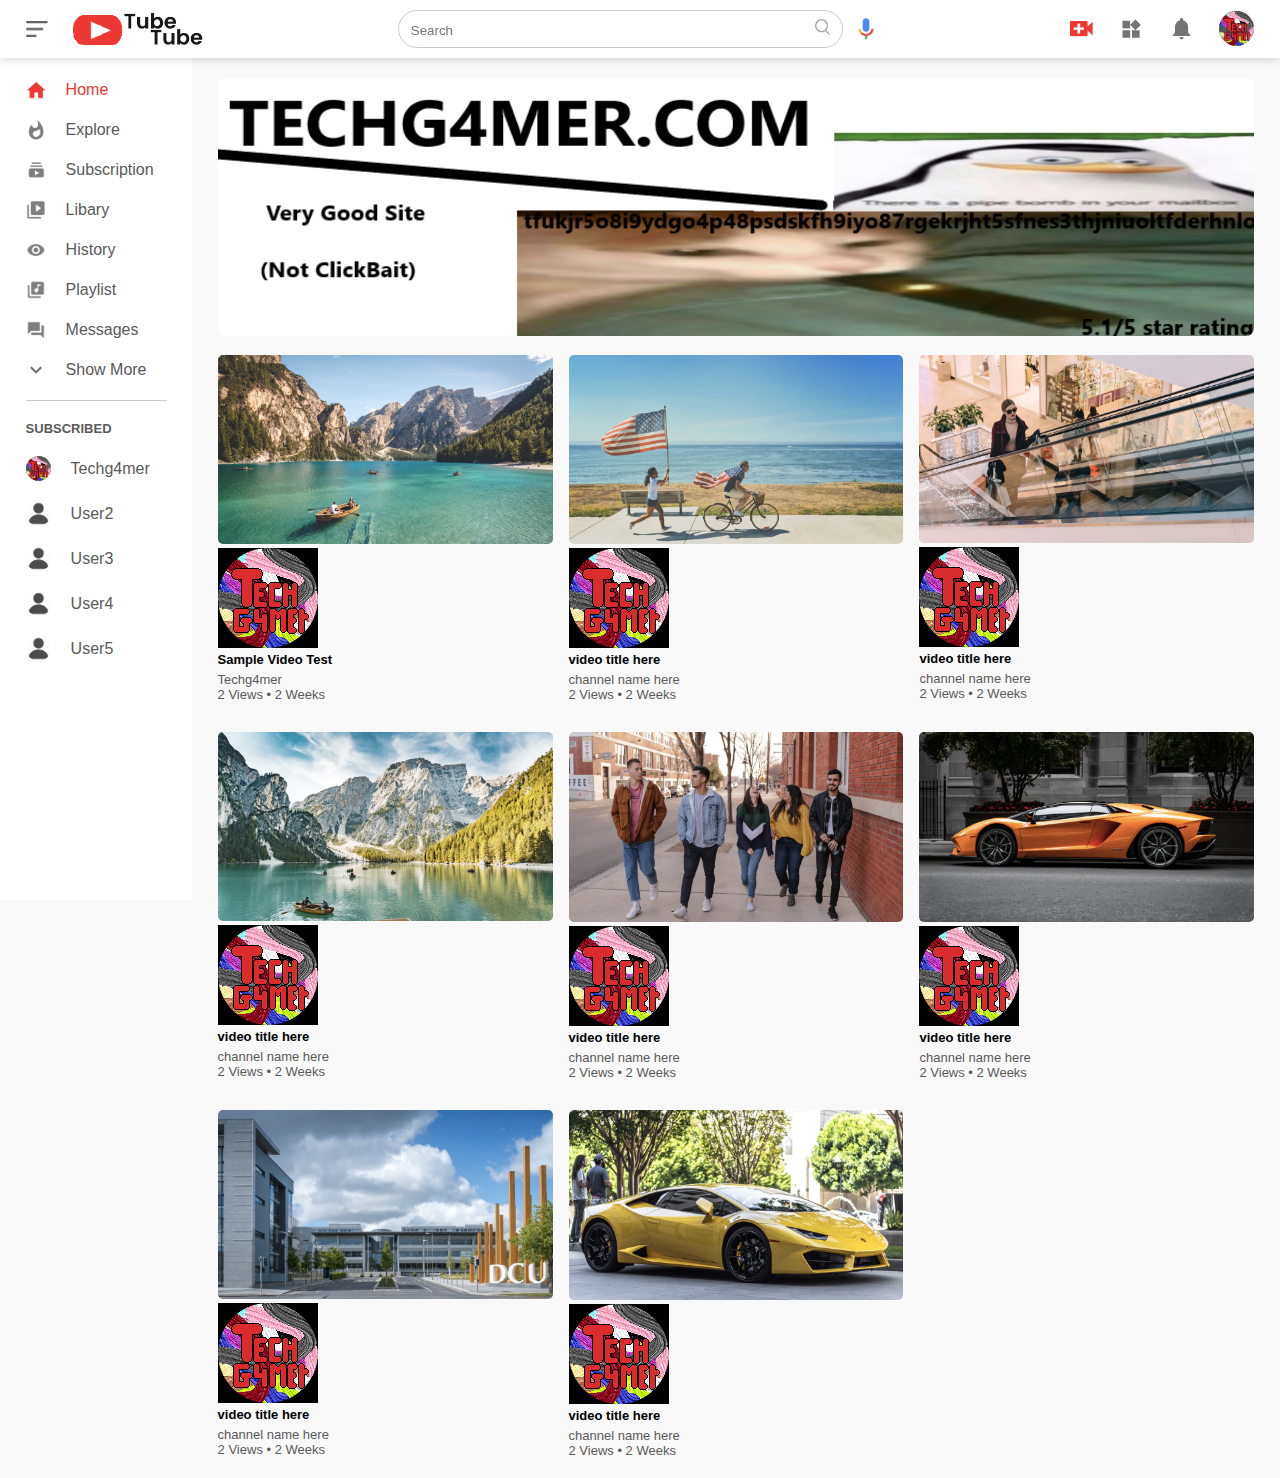
<file: index.html>
<!DOCTYPE html>
<html lang="en">
    <head>
        <meta charset="UTF-8">
        <meta http-equiv="X-UA-Compatible" content="IE=edge">
        <meta name="viewport" content="width=device-width, initial-scale=1.0">
        <title>TubeTube Home</title>
        <link rel="stylesheet" href="style.css">
    </head>
    <body>

<nav class="flex-div">
    <div class="nav-left flex-div">
        <img src="images/menu.png" class="menu-icon">
        <img src="techpng/TubeTubelogo.png" class="logo">
    </div>
    <div class="nav-middle flex-div">
        <div class="search-box flex div">
            <input type="text" placeholder="Search">
            <img src="images/search.png">
        </div>
        <img src="images/voice-search.png" class="mic-icon">
    </div>
    <div class="nav-right flex-div">
        <img src="images/upload.png">
        <img src="images/more.png">
        <img src="images/notification.png">
        <img src="techpng/TechG4mer Img.png" class="user-icon">
    </div>
</nav>
<!-- ----------------- sidebar---------- -->
 <div class="sidebar">
     <div class="shortcut-links">
         <a href=""><img src="images/home.png"><p>Home</p></a>
         <a href=""><img src="images/explore.png"><p>Explore</p></a>
         <a href=""><img src="images/subscriprion.png"><p>Subscription</p></a>
         <a href=""><img src="images/library.png"><p>Libary</p></a>
         <a href=""><img src="images/history.png"><p>History</p></a>
         <a href=""><img src="images/playlist.png"><p>Playlist</p></a>
         <a href=""><img src="images/messages.png"><p>Messages</p></a>
         <a href=""><img src="images/show-more.png"><p>Show More</p></a>
         <hr>
     </div>
     <div class="subscribed-list">
         <h3>SUBSCRIBED</h3>
         <a href=""><img src="techpng/TechG4mer Img.png"><p>Techg4mer</p></a>
         <a href=""><img src="techpng/defaultuser.png"><p>User2</p></a>
         <a href=""><img src="techpng/defaultuser.png"><p>User3</p></a>
         <a href=""><img src="techpng/defaultuser.png"><p>User4</p></a>
         <a href=""><img src="techpng/defaultuser.png"><p>User5</p></a>
     </div>
 </div>

<!-- ------- main ------- -->

<div class="container">
    <div class="banner">
        <img src="techpng/techg4mer.com_ad.png">
    </div>
    <div class="list-container">
        <div class="vid-list">
            <a href="play-video.html"><img src="images/thumbnail1.png" class="thumbnail"></a>
            <div flex-div>
                <img src="techpng/TechG4mer Img.png">
                <div class="vid-info">
                    <a href="play-video.html">Sample Video Test</a>
                    <p>Techg4mer</p>
                    <p>2 Views &bull; 2 Weeks</p>
                </div>
            </div>
        </div>
        <div class="vid-list">
            <a href=""><img src="images/thumbnail2.png" class="thumbnail"></a>
            <div flex-div>
                <img src="techpng/TechG4mer Img.png">
                <div class="vid-info">
                    <a href="">video title here</a>
                    <p>channel name here</p>
                    <p>2 Views &bull; 2 Weeks</p>
                </div>
            </div>
        </div>
        <div class="vid-list">
            <a href="play-video.html"><img src="images/thumbnail3.png" class="thumbnail"></a>
            <div flex-div>
                <img src="techpng/TechG4mer Img.png">
                <div class="vid-info">
                    <a href="">video title here</a>
                    <p>channel name here</p>
                    <p>2 Views &bull; 2 Weeks</p>
                </div>
            </div>
        </div>
        <div class="vid-list">
            <a href="play-video.html"><img src="images/thumbnail4.png" class="thumbnail"></a>
            <div flex-div>
                <img src="techpng/TechG4mer Img.png">
                <div class="vid-info">
                    <a href="">video title here</a>
                    <p>channel name here</p>
                    <p>2 Views &bull; 2 Weeks</p>
                </div>
            </div>
        </div>
        <div class="vid-list">
            <a href="play-video.html"><img src="images/thumbnail5.png" class="thumbnail"></a>
            <div flex-div>
                <img src="techpng/TechG4mer Img.png">
                <div class="vid-info">
                    <a href="">video title here</a>
                    <p>channel name here</p>
                    <p>2 Views &bull; 2 Weeks</p>
                </div>
            </div>
        </div>
        <div class="vid-list">
            <a href=""><img src="images/thumbnail6.png" class="thumbnail"></a>
            <div flex-div>
                <img src="techpng/TechG4mer Img.png">
                <div class="vid-info">
                    <a href="">video title here</a>
                    <p>channel name here</p>
                    <p>2 Views &bull; 2 Weeks</p>
                </div>
            </div>
        </div>
        <div class="vid-list">
            <a href="play-video.html"><img src="images/thumbnail7.png" class="thumbnail"></a>
            <div flex-div>
                <img src="techpng/TechG4mer Img.png">
                <div class="vid-info">
                    <a href="">video title here</a>
                    <p>channel name here</p>
                    <p>2 Views &bull; 2 Weeks</p>
                </div>
            </div>
        </div>
        <div class="vid-list">
            <a href="play-video.html"><img src="images/thumbnail8.png" class="thumbnail"></a>
            <div flex-div>
                <img src="techpng/TechG4mer Img.png">
                <div class="vid-info">
                    <a href="">video title here</a>
                    <p>channel name here</p>
                    <p>2 Views &bull; 2 Weeks</p>
                </div>
            </div>
        </div>
    </div>


</div>




<script src="script.js"></script>
    </body>
    </html>
</file>
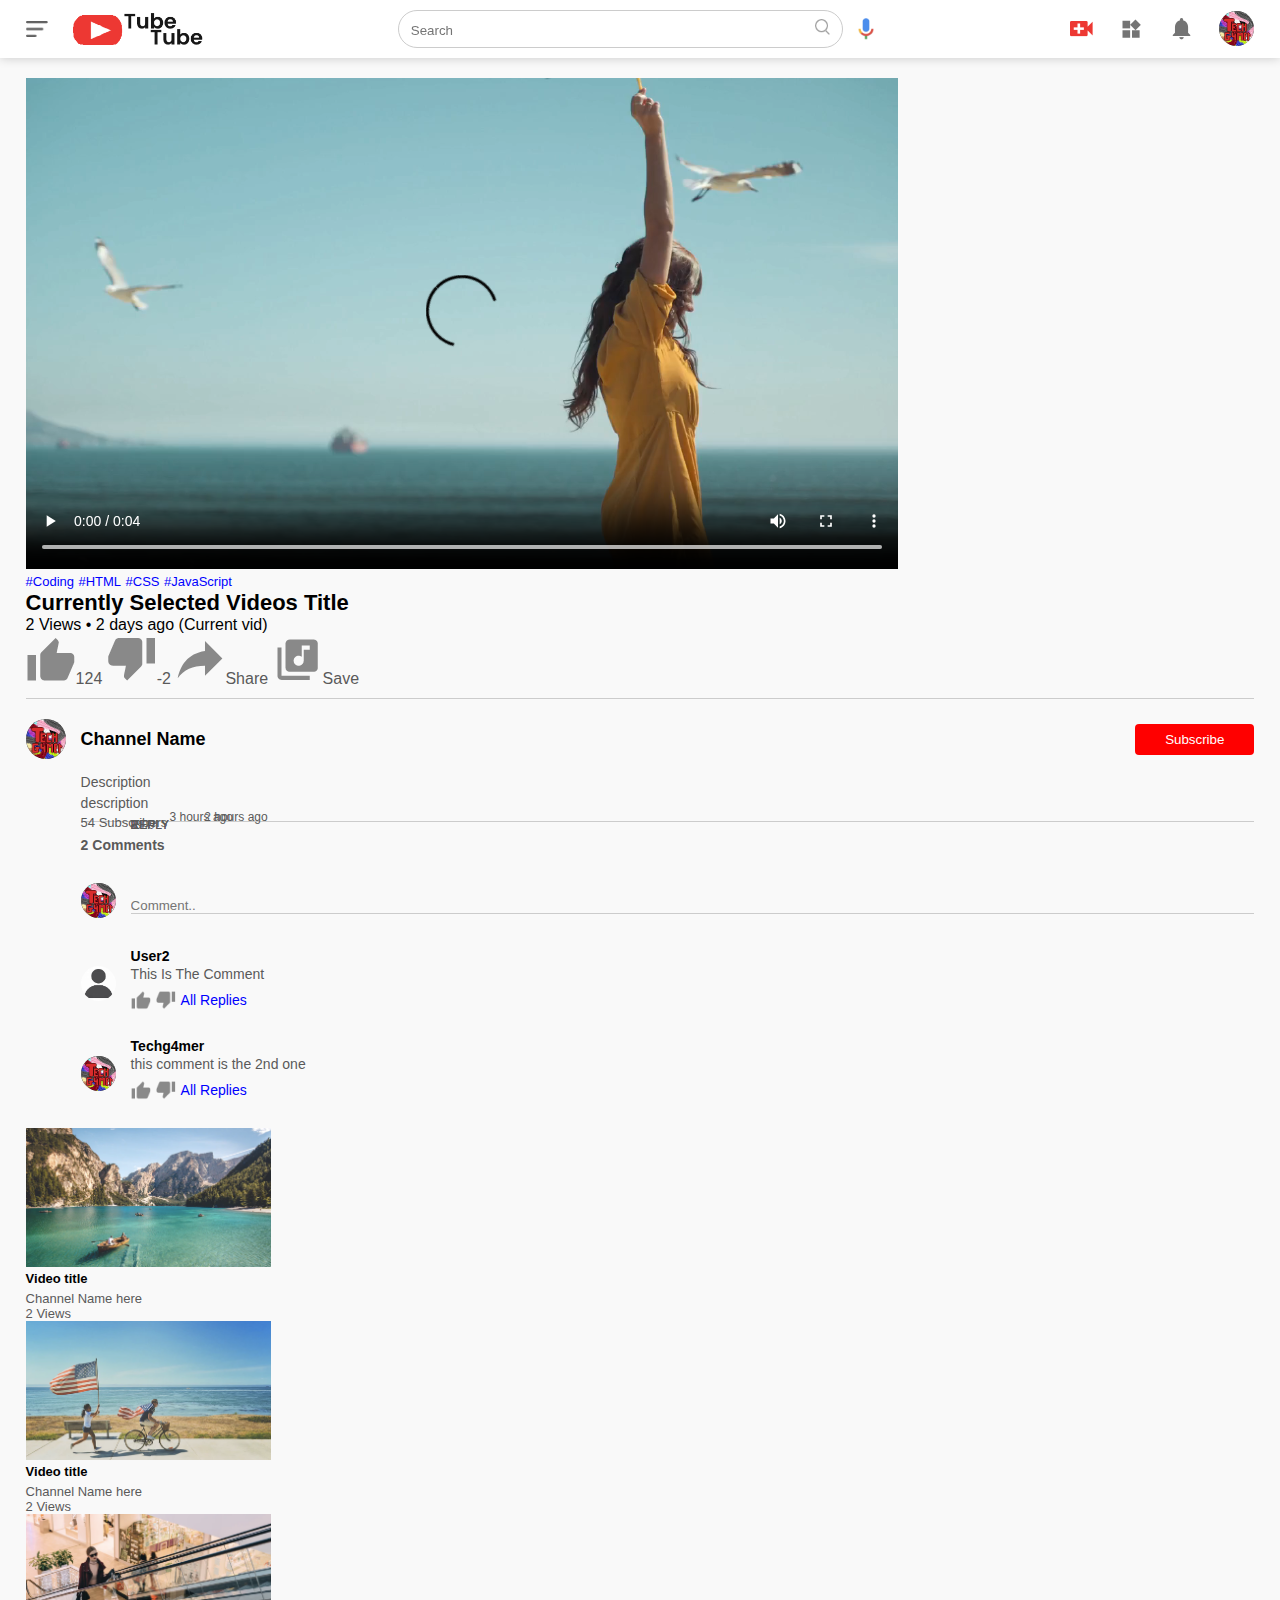
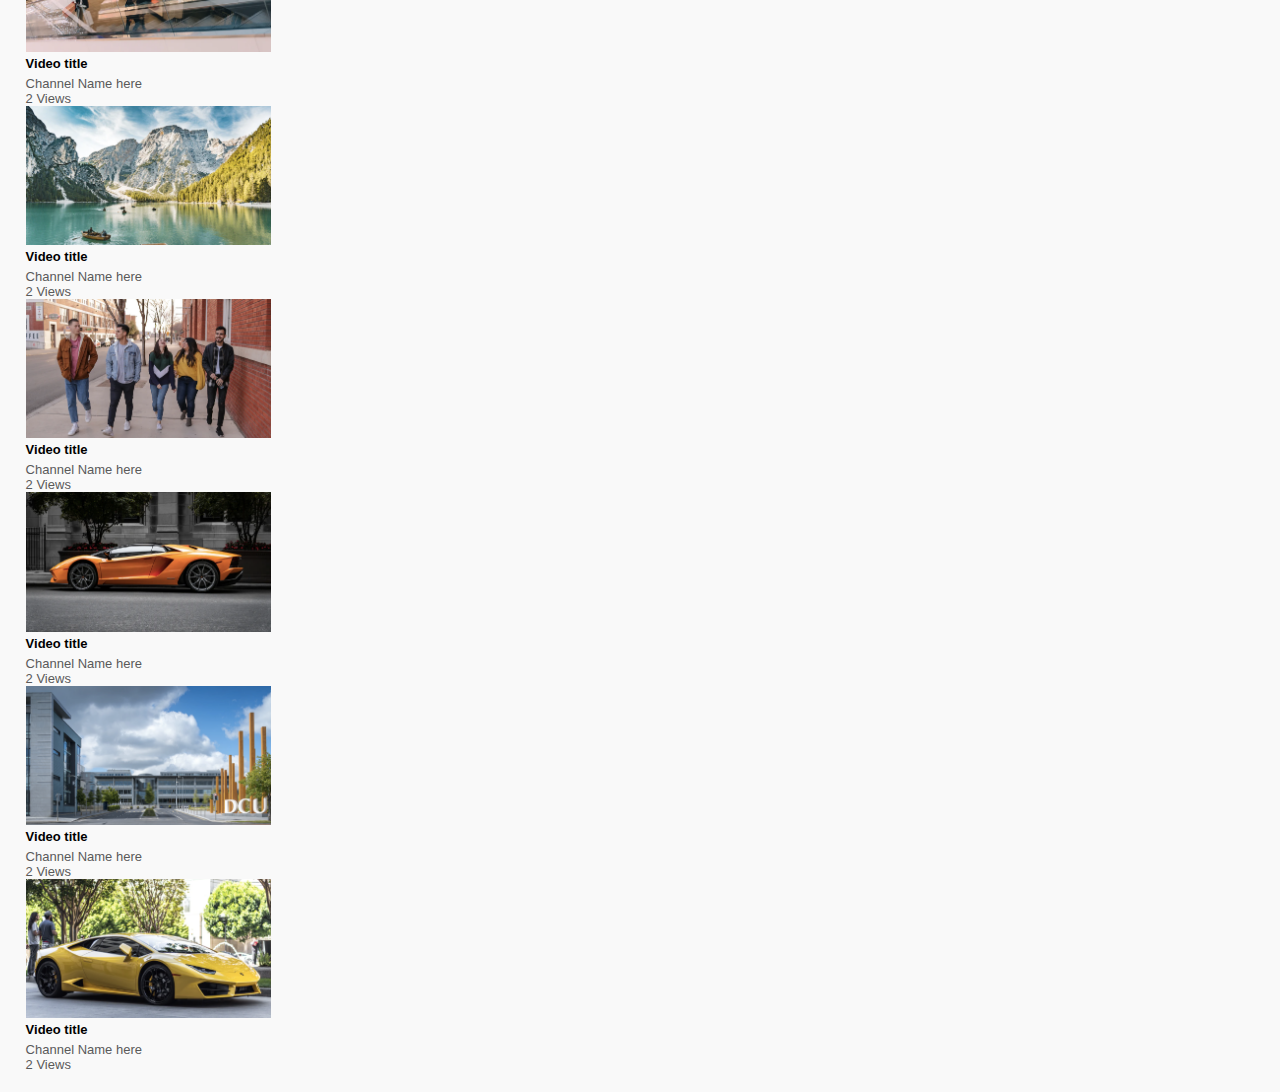
<file: play-video.html>
<!DOCTYPE html>
<html lang="en">
    <head>
        <meta charset="UTF-8">
        <meta http-equiv="X-UA-Compatible" content="IE=edge">
        <meta name="viewport" content="width=device-width, initial-scale=1.0">
        <title>TubeTube Video</title>
        <link rel="stylesheet" href="style.css">
    </head>
<body>
    
    <nav class="flex-div">
        <div class="nav-left flex-div">
            <img src="images/menu.png" class="menu-icon">
            <img src="techpng/TubeTubelogo.png" class="logo">
        </div>
        <div class="nav-middle flex-div">
            <div class="search-box flex div">
                <input type="text" placeholder="Search">
                <img src="images/search.png">
            </div>
            <img src="images/voice-search.png" class="mic-icon">
        </div>
        <div class="nav-right flex-div">
            <img src="images/upload.png">
            <img src="images/more.png">
            <img src="images/notification.png">
            <img src="techpng/TechG4mer Img.png" class="user-icon">
        </div>
    </nav>
<div class="container play-container">
    <div class="row">
        <div class="play-video">
            <video controls autoplay>
                <source src="images/video.mp4" type="video/mp4">
            </video>
            <div class="tags">
                <a href="">#Coding</a> <a href="">#HTML</a> <a href="">#CSS</a> <a href="">#JavaScript</a>
            </div>
            <h3>Currently Selected Videos Title</h3>
            <div class="play-ideo-info">
                <p>2 Views &bull; 2 days ago (Current vid)</p>
                <div>
                    <a href=""><img src="images/like.png">124</a>
                    <a href=""><img src="images/dislike.png">-2</a>
                    <a href=""><img src="images/share.png">Share</a>
                    <a href=""><img src="images/save.png">Save</a>
                </div>
            </div>
            <hr>
            <div class="plublisher">
                <img src="techpng/TechG4mer Img.png">
                <div>
                    <p>Channel Name</p>
                    <span>54 Subscribers</span>
                </div>
                <button type="button">Subscribe</button>
            </div>
<div class="vid-description">
    <p>Description</p>
    <p>description</p>
    <hr>
    <h4>2 Comments</h4>
    
    <div class="add-comment">
        <img src="techpng/TechG4mer Img.png">
        <input type="text" placeholder="Comment..">
    </div>
    <div class="old-comment">
        <img src="techpng/defaultuser.png">
        <div>
            <h3>User2 <span>3 hours ago</span></h3>
            <p>This Is The Comment</p>
            <div class="acomment-action">
                <img src="images/like.png">
                <span>3</span>
                <img src="images/dislike.png">
                <span>1</span>
                <span>REPLY</span>
                <a href="">All Replies</a>
            </div>
        </div>
    </div>
    <div class="old-comment">
        <img src="techpng/TechG4mer Img.png">
        <div>
            <h3>Techg4mer <span>2 hours ago</span></h3>
            <p>this comment is the 2nd one</p>
            <div class="acomment-action">
                <img src="images/like.png">
                <span>1</span>
                <img src="images/dislike.png">
                <span>-300</span>
                <span>REPLY</span>
                <a href="">All Replies</a>
            </div>
        </div>
    </div>

</div>




        </div>
        <div class="right-sidebar">

            <div class="side-video-list">
                <a href="" class="small-thumbnail"><img src="images/thumbnail1.png"></a>
                <div class="vid-info">
                    <a href="">Video title</a>
                    <p>Channel Name here</p>
                    <p>2 Views</p>
                </div>
            </div>
            <div class="side-video-list">
                <a href="" class="small-thumbnail"><img src="images/thumbnail2.png"></a>
                <div class="vid-info">
                    <a href="">Video title</a>
                    <p>Channel Name here</p>
                    <p>2 Views</p>
                </div>
            </div>
            <div class="side-video-list">
                <a href="" class="small-thumbnail"><img src="images/thumbnail3.png"></a>
                <div class="vid-info">
                    <a href="">Video title</a>
                    <p>Channel Name here</p>
                    <p>2 Views</p>
                </div>
            </div>
            <div class="side-video-list">
                <a href="" class="small-thumbnail"><img src="images/thumbnail4.png"></a>
                <div class="vid-info">
                    <a href="">Video title</a>
                    <p>Channel Name here</p>
                    <p>2 Views</p>
                </div>
            </div>
            <div class="side-video-list">
                <a href="" class="small-thumbnail"><img src="images/thumbnail5.png"></a>
                <div class="vid-info">
                    <a href="">Video title</a>
                    <p>Channel Name here</p>
                    <p>2 Views</p>
                </div>
            </div>
            <div class="side-video-list">
                <a href="" class="small-thumbnail"><img src="images/thumbnail6.png"></a>
                <div class="vid-info">
                    <a href="">Video title</a>
                    <p>Channel Name here</p>
                    <p>2 Views</p>
                </div>
            </div>
            <div class="side-video-list">
                <a href="" class="small-thumbnail"><img src="images/thumbnail7.png"></a>
                <div class="vid-info">
                    <a href="">Video title</a>
                    <p>Channel Name here</p>
                    <p>2 Views</p>
                </div>
            </div>
            <div class="side-video-list">
                <a href="" class="small-thumbnail"><img src="images/thumbnail8.png"></a>
                <div class="vid-info">
                    <a href="">Video title</a>
                    <p>Channel Name here</p>
                    <p>2 Views</p>
                </div>
            </div>



        </div>
    </div>
</div>



</body>
</html>
</file>
<file: style.css>
*{
    margin: 0;
    padding: 0;
    font-family: 'poppins', sans-serif;
    box-sizing: border-box;
}
a{
    text-decoration: none;
    color: #5a5a5a;
}
img{
    cursor: pointer;
}
.flex-div{
    display: flex;
    align-items: center;
}
nav{
    padding: 10px 2%;
    justify-content: space-between;
    box-shadow: 0 0 10px rgba(0, 0, 0, 0.2);
    background: #fff;
    position: sticky;
    top: 0;
    z-index: 10;
}
.nav-right img{
    width: 25px;
    margin-right: 25px;
}
.nav-right .user-icon{
    width: 35px;
    border-radius: 50%;
    margin-right: 0;
}
.nav-left .menu-icon{
    width: 22px;
    margin-right: 25px;
}
.nav-left .logo{
    width: 130px;
}
.nav-middle .mic-icon{
    width: 16px;
}
.nav-middle .search-box{
    border: 1px solid #ccc;
    margin-right: 15px;
    padding: 8px 12px;
    border-radius: 25px;
}
.nav-middle .search-box input{
    width: 400px;
    border: 0;
    outline: 0;
    background: transparent;
}
.nav-middle .search-box img{
    width: 15px;
}

/* --------sidebar------------- */

.sidebar{
    background: #fff;
    width: 15%;
    height: 100vh;
    position: fixed;
    top: 0;
    padding-left: 2%;
    padding-top: 80px;
}
.shortcut-links a img{
    width: 20px;
    margin-right: 20px;
}
.shortcut-links a{
    display: flex;
    align-items: center;
    margin-bottom: 20px;
    width: fit-content;
    flex-wrap: wrap;
}
.shortcut-links a:first-child{
    color: #ed3833;
}
.sidebar hr{
    border: 0;
    height: 1px;
    background: #ccc;
    width: 85%;
}
.subscribed-list h3{
    font-size: 13px;
    margin: 20px 0;
    color: #5a5a5a;
}
.subscribed-list a{
    display: flex;
    align-items: center;
    margin-bottom: 20px;
    width: fix-content;
    flex-wrap: wrap;
}
.subscribed-list a img{
    width: 25px;
    border-radius: 50%;
    margin-right: 20px;
}
.small-sidebar{
    width: 5%;
}
.small-sidebar a p{
    display: none;
}
.small-sidebar h3{
    display: none;
}
.small-sidebar hr{
    width: 50%;
    margin-bottom: 25px;
}
/* --------- main -------- */

.container{
    background: #f9f9f9;
    padding-left: 17%;
    padding-right: 2%;
    padding-top: 20px;
    padding-bottom: 20px;
}
.large-container{
    padding-left: 7%;
}
.banner{
    width: 100%;
}
.banner img{
    width: 100%;
    border-radius: 8px;
}
.list-container{
    display: grid;
    grid-template-columns: repeat(auto-fit, minmax(250px, 1fr));
    grid-column-gap: 16px;
    grid-row-gap: 30px;
    margin-top: 15px;
}
.vid-list .thumbnail{
    width: 100%;
    border-radius: 5px;
}
.vid-list .flex-div{
    align-items: flex-start;
    margin-top: 7px;
}
.vid-list .flex-div img{
    width: 36px;
    margin-right: 10px;
    border-radius: 50%;
}
.vid-info{
    color: #5a5a5a;
    font-size: 13px;
}
.vid-info a{
    color: #000;
    font-weight: 600;
    display: block;
    margin-bottom: 5px;
}


@media (max-width: 900px){
    .menu-icon{
        display: none;
    }
    .sidebar{
        display: none;
    }
    .container, .large-container{
        padding-left: 5%;
        padding-right: 5%;
    }
    .nav-right img{
        display: none;
    }
    .nav-right .user-icon{
        display: block;
        width: 30px;
    }
    .nav-middle .search-box input{
        width: 100px;
    }
    .nav-middle .mic-icon{
        display: none;
    }
    .logo{
        width: 90px;
    }
}




/* -------------- play video page ------ */
.play-container{
    padding-left: 2%;
}
.row{
    display: fles;
    justify-content: space-between;
    flex-wrap: wrap;
}
.play-video{
    flex-basis: 69%;
}
.right-sidebar{
    flex-basis: 30%;
}
.play-video video{
    width: 71%;
}

side-video-list{
    display: flex;
    justify-content: space-between;
    margin-bottom: 8px;
}
.side-video-list img{
    width: 20%;
}
.side-video-list .small-thumbnail{
    flex-basis: 49%;
}
.side-video-list .vid-info{
    flex-basis: 49%;
}
.play-video .tags a{
    color: #0000ff;
    font-size: 13px;
}
.play-video h3{
    font-weight: 600;
    font-size: 22px;
}
.play-video .play-video-info{
    display: flex;
    align-items: center;
    justify-content: space-between;
    flex-wrap: wrap;
    margin-top: 10px;
    font-size: 14px;
    color: #5a5a5a;
}
.play-video .play-video-info a img{
    width: 20px;
    margin-right: 8px;
}
.play-video .play-video-info a{
    display: inline-flex;
    align-items: center;
    margin-left: 15px;
}
.play-video hr{
    border: 0;
    height: 1px;
    background: #ccc;
    margin: 10px 0;
}
.plublisher{
    display: flex;
    align-items: center;
    margin-top: 20px;
}
.plublisher div{
    flex: 1;
    line-height: 18px;
}
.plublisher img{
    width: 40px;
    border-radius: 50%;
    margin-right: 15px;
}
.plublisher div p{
    color: #000;
    font-weight: 600;
    font-size: 18px;
}
.plublisher div span{
    font-size: 13px;
    color: #5a5a5a;
}
.plublisher button{
    background: red;
    color: #fff;
    padding: 8px 30px;
    border: 0;
    outline: 0;
    border-radius: 4px;
    cursor: pointer;
}
.vid-description{
    padding-left: 55px;
    margin: 15px 0;
}
.vid-description p{
    font-size: 14px;
    margin-bottom: 5px;
    color: #5a5a5a;
}
.vid-description h4{
    font-size: 14px;
    color: #5a5a5a;
    margin-top: 15px;
}
.add-comment{
    display: flex;
    align-items: center;
    margin: 30px 0;
}
.add-comment img{
    width: 35px;
    border-radius: 50%;
    margin-right: 15px;
}
.add-comment input{
    border: 0;
    outline: 0;
    border-bottom: 1px solid #ccc;
    width: 100%;
    padding-top: 10px;
    background: transparent;
}
.old-comment{
    display: flex;
    align-items: center;
    margin: 20px 0;
}
.old-comment img{
width: 35px;
border-radius: 50%;
margin-right: 15px;
}
.old-comment h3{
    font-size: 14px;
    margin-bottom: 2px;
}
.old-comment h3 span{
    font-size: 12px;
    color: #5a5a5a;
    font-weight: 500;
    margin-bottom: 8px;
}
.old-comment .acomment-action{
    display: flex;
    align-items: center;
    margin: 8px 0;
    font-size: 14px;
}
.old-comment .acomment-action img{
    border-radius: 0;
    width: 20px;
    margin-right: 5px;
}
.old-comment .acomment-action span{
    margin-right: 20px;
    color: #5a5a5a;
}
.old-comment .acomment-action a{
    color: #0000ff;

}
@media (max-width:900px){
    .play-video{
        flex-basis: 100%;
    }
    .right-sidebar{
        flex-basis: 100%;
    }
    .play-container{
        padding-left: 5%;
    }
    .vid-description{
        padding-left: 0;
    }
    .play-video .play-video-info a{
        margin-left: 0;
        margin-right: 15px;
        margin-top: 15px;
    }
}

/* -------------- login and signup page ------ */
*{
    margin: 0;
    padding: 0;
    font-family: sans-serif;
}
.hero{
    height: 100%;
    width: 100%;
    background-image: linear-gradient(rgba(255, 255, 255, 0.4),rgba(0,0,0,0.4)),url(loginbackground.png);
    background-position: center;
    background-size: cover;
    position: absolute;
}
.form-box{
    width: 380px;
    height: 480px;
    position: relative;
    margin: 6% auto;
    background: #fff;
    padding: 5px;
    overflow: hidden;
}
.button-box{
    width: 220px;
    margin: 35px auto;
    position: relative;
    box-shadow: 0 0 20px 9px #ff61241f;
    border-radius: 30px;
}
.toggle-btn{
    padding: 10px 30px;
    cursor: pointer;
    background: transparent;
    border: 0;
    outline: none;
    position: relative;
}
#btn{
    top: 0;
    left: 0;
    position: absolute;
    width: 110px;
    height: 100%;
    background: linear-gradient(to right, #ff105f,#ffad0f);
    border-radius: 30px;
    transition: .5s;
}
.social-icons{
    margin: 30px auto;
    text-align: center;
}
.social-icons img{
    width: 30px;
    margin: 0 12px;
    box-shadow: 0 0 20px 0 #7f7f7f3d;
    cursor: pointer;
    border-radius: 50%;
}
.input-group{
    top: 180px;
    position: absolute;
    transition: .5s;

}
.input-field{
    width: 100%;
    padding: 10px 0;
    margin: 5px 0;
    border-left: 0;
    border-top: 0;
    border-right: 0;
    border-bottom: 1px solid #999;
    outline: none;
    background: transparent;
}
.submit-btn{
    width: 85%;
    padding: 10px 30px;
    cursor: pointer;
    display: block;
    margin: auto;
    background: linear-gradient(to right, #ff105f,#ffad0f);
    border: 0;
    outline: none;
    border-radius: 30px;
}
.check-box{
    margin: 30px 10px 30px 0;
}
span{
    color: #777;
    font-size: 12px;
    bottom: 68px;
    position: absolute;
}
#login{
    left: 50px;
}
#register{
    left: 450px;
}
</file>
